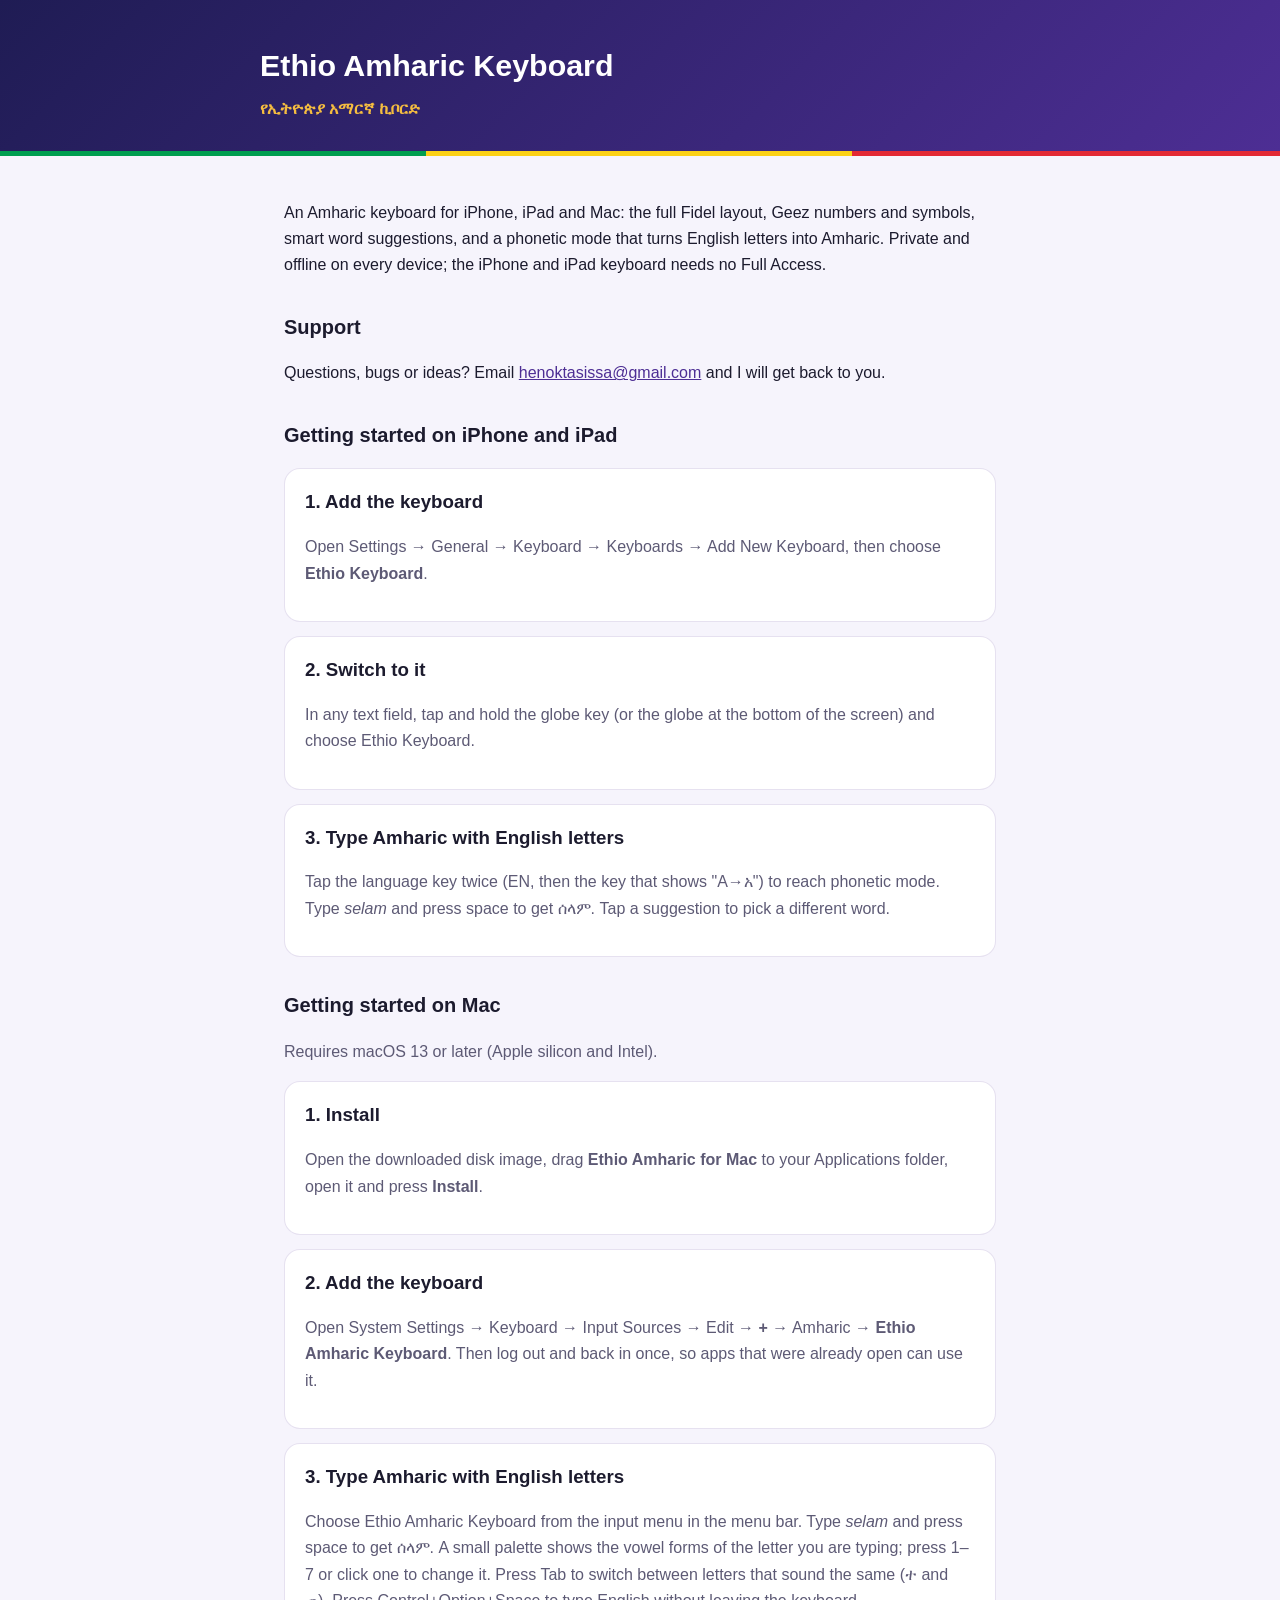
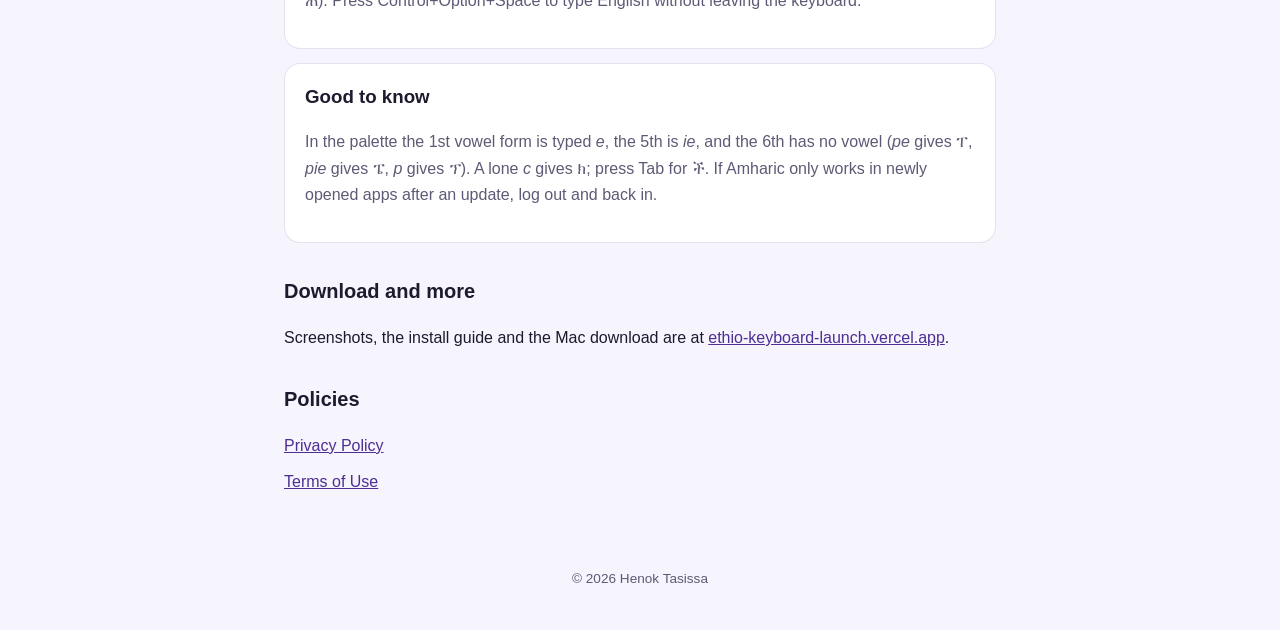
<file: index.html>
<!doctype html>
<html lang="en">
<head>
  <meta charset="utf-8">
  <meta name="viewport" content="width=device-width, initial-scale=1">
  <title>Ethio Amharic Keyboard – Support</title>
  <link rel="stylesheet" href="style.css">
</head>
<body>
  <header><div class="inner">
    <h1>Ethio Amharic Keyboard</h1>
    <p>የኢትዮጵያ አማርኛ ኪቦርድ</p>
  </div></header>
  <div class="stripe"></div>
  <main>
    <p>An Amharic keyboard for iPhone, iPad and Mac: the full Fidel layout, Geez numbers and symbols, smart word suggestions, and a phonetic mode that turns English letters into Amharic. Private and offline on every device; the iPhone and iPad keyboard needs no Full Access.</p>

    <h2>Support</h2>
    <p>Questions, bugs or ideas? Email <a href="mailto:henoktasissa@gmail.com">henoktasissa@gmail.com</a> and I will get back to you.</p>

    <h2>Getting started on iPhone and iPad</h2>
    <div class="card">
      <h3>1. Add the keyboard</h3>
      <p class="muted">Open Settings &rarr; General &rarr; Keyboard &rarr; Keyboards &rarr; Add New Keyboard, then choose <strong>Ethio Keyboard</strong>.</p>
    </div>
    <div class="card">
      <h3>2. Switch to it</h3>
      <p class="muted">In any text field, tap and hold the globe key (or the globe at the bottom of the screen) and choose Ethio Keyboard.</p>
    </div>
    <div class="card">
      <h3>3. Type Amharic with English letters</h3>
      <p class="muted">Tap the language key twice (EN, then the key that shows "A&rarr;አ") to reach phonetic mode. Type <em>selam</em> and press space to get ሰላም. Tap a suggestion to pick a different word.</p>
    </div>

    <h2>Getting started on Mac</h2>
    <p class="muted">Requires macOS 13 or later (Apple silicon and Intel).</p>
    <div class="card">
      <h3>1. Install</h3>
      <p class="muted">Open the downloaded disk image, drag <strong>Ethio Amharic for Mac</strong> to your Applications folder, open it and press <strong>Install</strong>.</p>
    </div>
    <div class="card">
      <h3>2. Add the keyboard</h3>
      <p class="muted">Open System Settings &rarr; Keyboard &rarr; Input Sources &rarr; Edit &rarr; <strong>+</strong> &rarr; Amharic &rarr; <strong>Ethio Amharic Keyboard</strong>. Then log out and back in once, so apps that were already open can use it.</p>
    </div>
    <div class="card">
      <h3>3. Type Amharic with English letters</h3>
      <p class="muted">Choose Ethio Amharic Keyboard from the input menu in the menu bar. Type <em>selam</em> and press space to get ሰላም. A small palette shows the vowel forms of the letter you are typing; press 1&ndash;7 or click one to change it. Press Tab to switch between letters that sound the same (ተ and ጠ). Press Control+Option+Space to type English without leaving the keyboard.</p>
    </div>
    <div class="card">
      <h3>Good to know</h3>
      <p class="muted">In the palette the 1st vowel form is typed <em>e</em>, the 5th is <em>ie</em>, and the 6th has no vowel (<em>pe</em> gives ፐ, <em>pie</em> gives ፔ, <em>p</em> gives ፕ). A lone <em>c</em> gives ክ; press Tab for ች. If Amharic only works in newly opened apps after an update, log out and back in.</p>
    </div>

    <h2>Download and more</h2>
    <p>Screenshots, the install guide and the Mac download are at <a href="https://ethio-keyboard-launch.vercel.app">ethio-keyboard-launch.vercel.app</a>.</p>

    <h2>Policies</h2>
    <ul class="links">
      <li><a href="privacy-policy.html">Privacy Policy</a></li>
      <li><a href="terms-of-use.html">Terms of Use</a></li>
    </ul>
  </main>
  <footer>&copy; 2026 Henok Tasissa</footer>
</body>
</html>
</file>
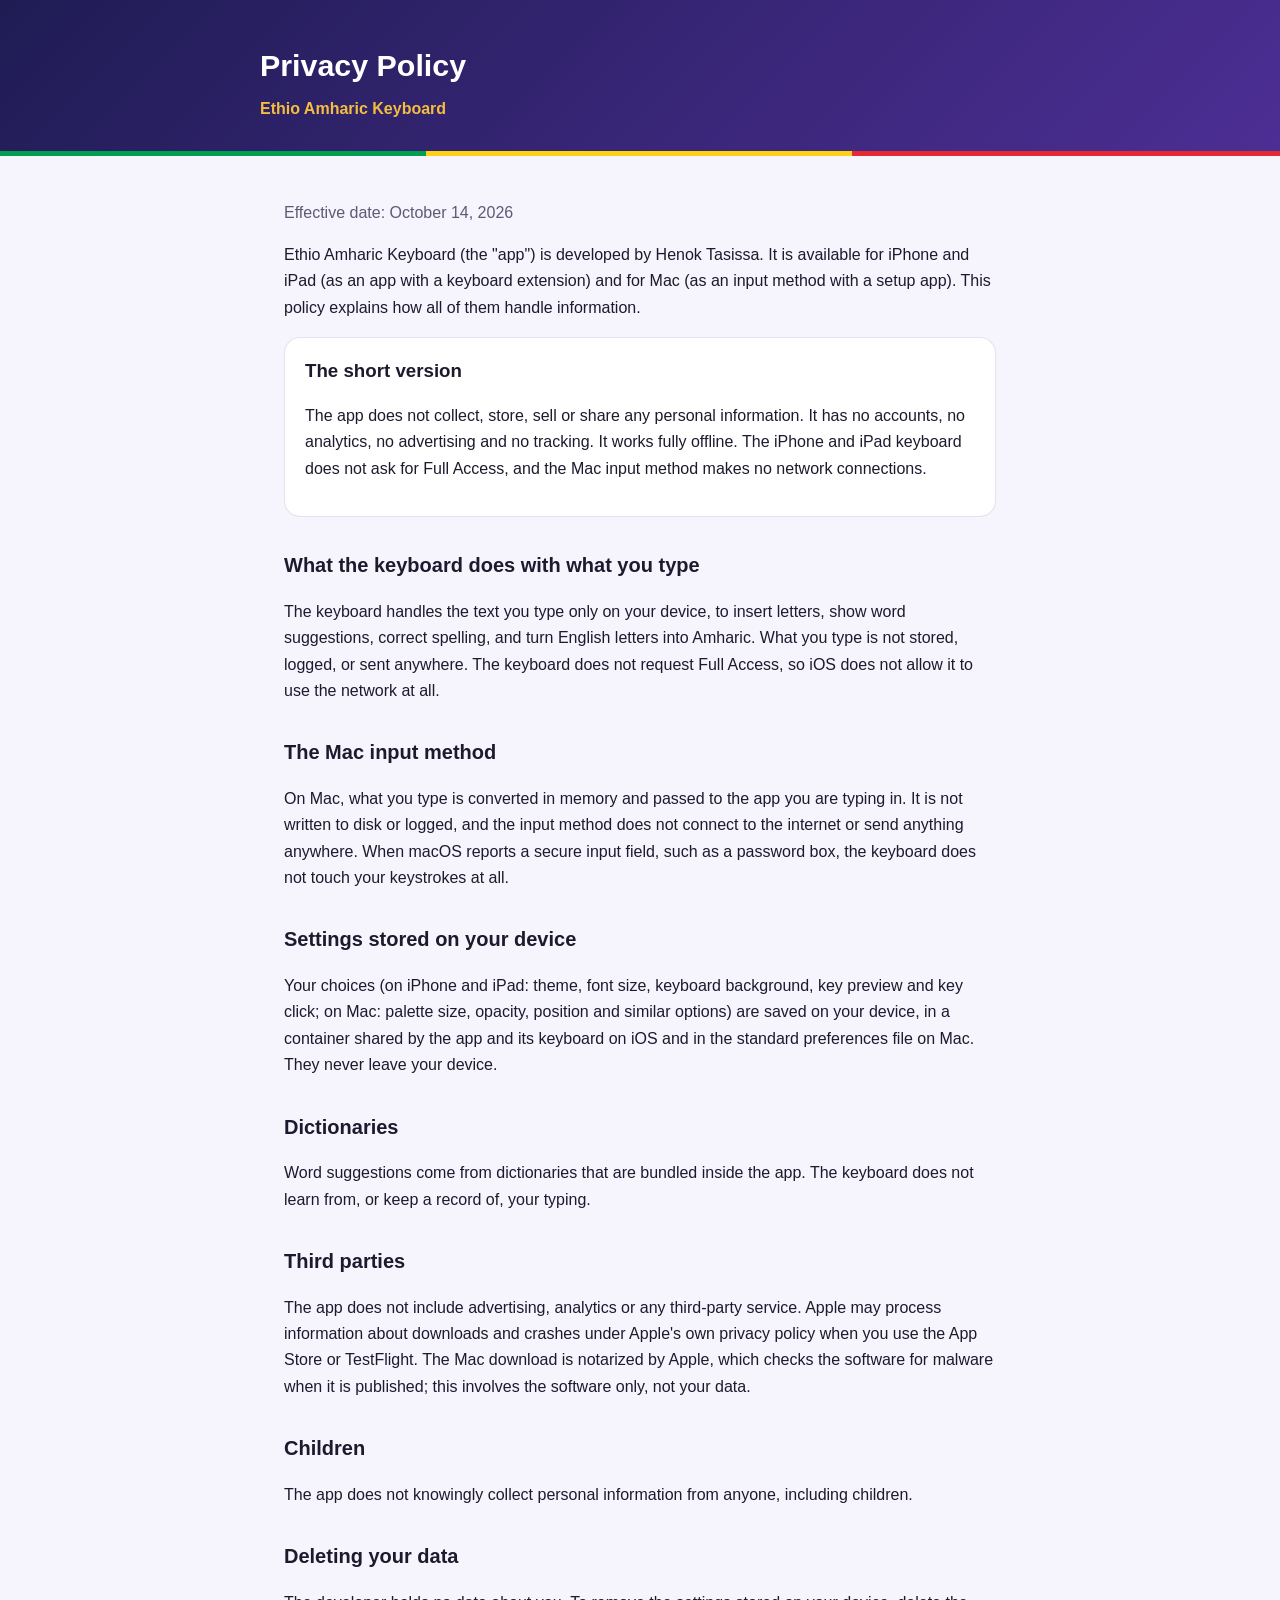
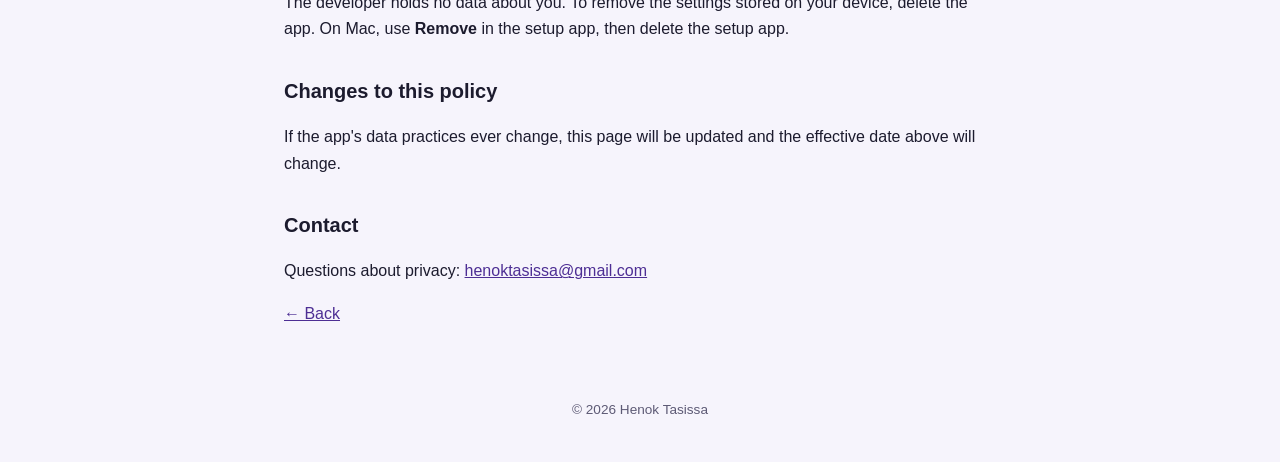
<file: privacy-policy.html>
<!doctype html>
<html lang="en">
<head>
  <meta charset="utf-8">
  <meta name="viewport" content="width=device-width, initial-scale=1">
  <title>Privacy Policy – Ethio Amharic Keyboard</title>
  <link rel="stylesheet" href="style.css">
</head>
<body>
  <header><div class="inner">
    <h1>Privacy Policy</h1>
    <p>Ethio Amharic Keyboard</p>
  </div></header>
  <div class="stripe"></div>
  <main>
    <p class="muted">Effective date: October 14, 2026</p>
    <p>Ethio Amharic Keyboard (the "app") is developed by Henok Tasissa. It is available for iPhone and iPad (as an app with a keyboard extension) and for Mac (as an input method with a setup app). This policy explains how all of them handle information.</p>

    <div class="card">
      <h3>The short version</h3>
      <p>The app does not collect, store, sell or share any personal information. It has no accounts, no analytics, no advertising and no tracking. It works fully offline. The iPhone and iPad keyboard does not ask for Full Access, and the Mac input method makes no network connections.</p>
    </div>

    <h2>What the keyboard does with what you type</h2>
    <p>The keyboard handles the text you type only on your device, to insert letters, show word suggestions, correct spelling, and turn English letters into Amharic. What you type is not stored, logged, or sent anywhere. The keyboard does not request Full Access, so iOS does not allow it to use the network at all.</p>

    <h2>The Mac input method</h2>
    <p>On Mac, what you type is converted in memory and passed to the app you are typing in. It is not written to disk or logged, and the input method does not connect to the internet or send anything anywhere. When macOS reports a secure input field, such as a password box, the keyboard does not touch your keystrokes at all.</p>

    <h2>Settings stored on your device</h2>
    <p>Your choices (on iPhone and iPad: theme, font size, keyboard background, key preview and key click; on Mac: palette size, opacity, position and similar options) are saved on your device, in a container shared by the app and its keyboard on iOS and in the standard preferences file on Mac. They never leave your device.</p>

    <h2>Dictionaries</h2>
    <p>Word suggestions come from dictionaries that are bundled inside the app. The keyboard does not learn from, or keep a record of, your typing.</p>

    <h2>Third parties</h2>
    <p>The app does not include advertising, analytics or any third-party service. Apple may process information about downloads and crashes under Apple's own privacy policy when you use the App Store or TestFlight. The Mac download is notarized by Apple, which checks the software for malware when it is published; this involves the software only, not your data.</p>

    <h2>Children</h2>
    <p>The app does not knowingly collect personal information from anyone, including children.</p>

    <h2>Deleting your data</h2>
    <p>The developer holds no data about you. To remove the settings stored on your device, delete the app. On Mac, use <strong>Remove</strong> in the setup app, then delete the setup app.</p>

    <h2>Changes to this policy</h2>
    <p>If the app's data practices ever change, this page will be updated and the effective date above will change.</p>

    <h2>Contact</h2>
    <p>Questions about privacy: <a href="mailto:henoktasissa@gmail.com">henoktasissa@gmail.com</a></p>

    <p><a href="./">&larr; Back</a></p>
  </main>
  <footer>&copy; 2026 Henok Tasissa</footer>
</body>
</html>
</file>
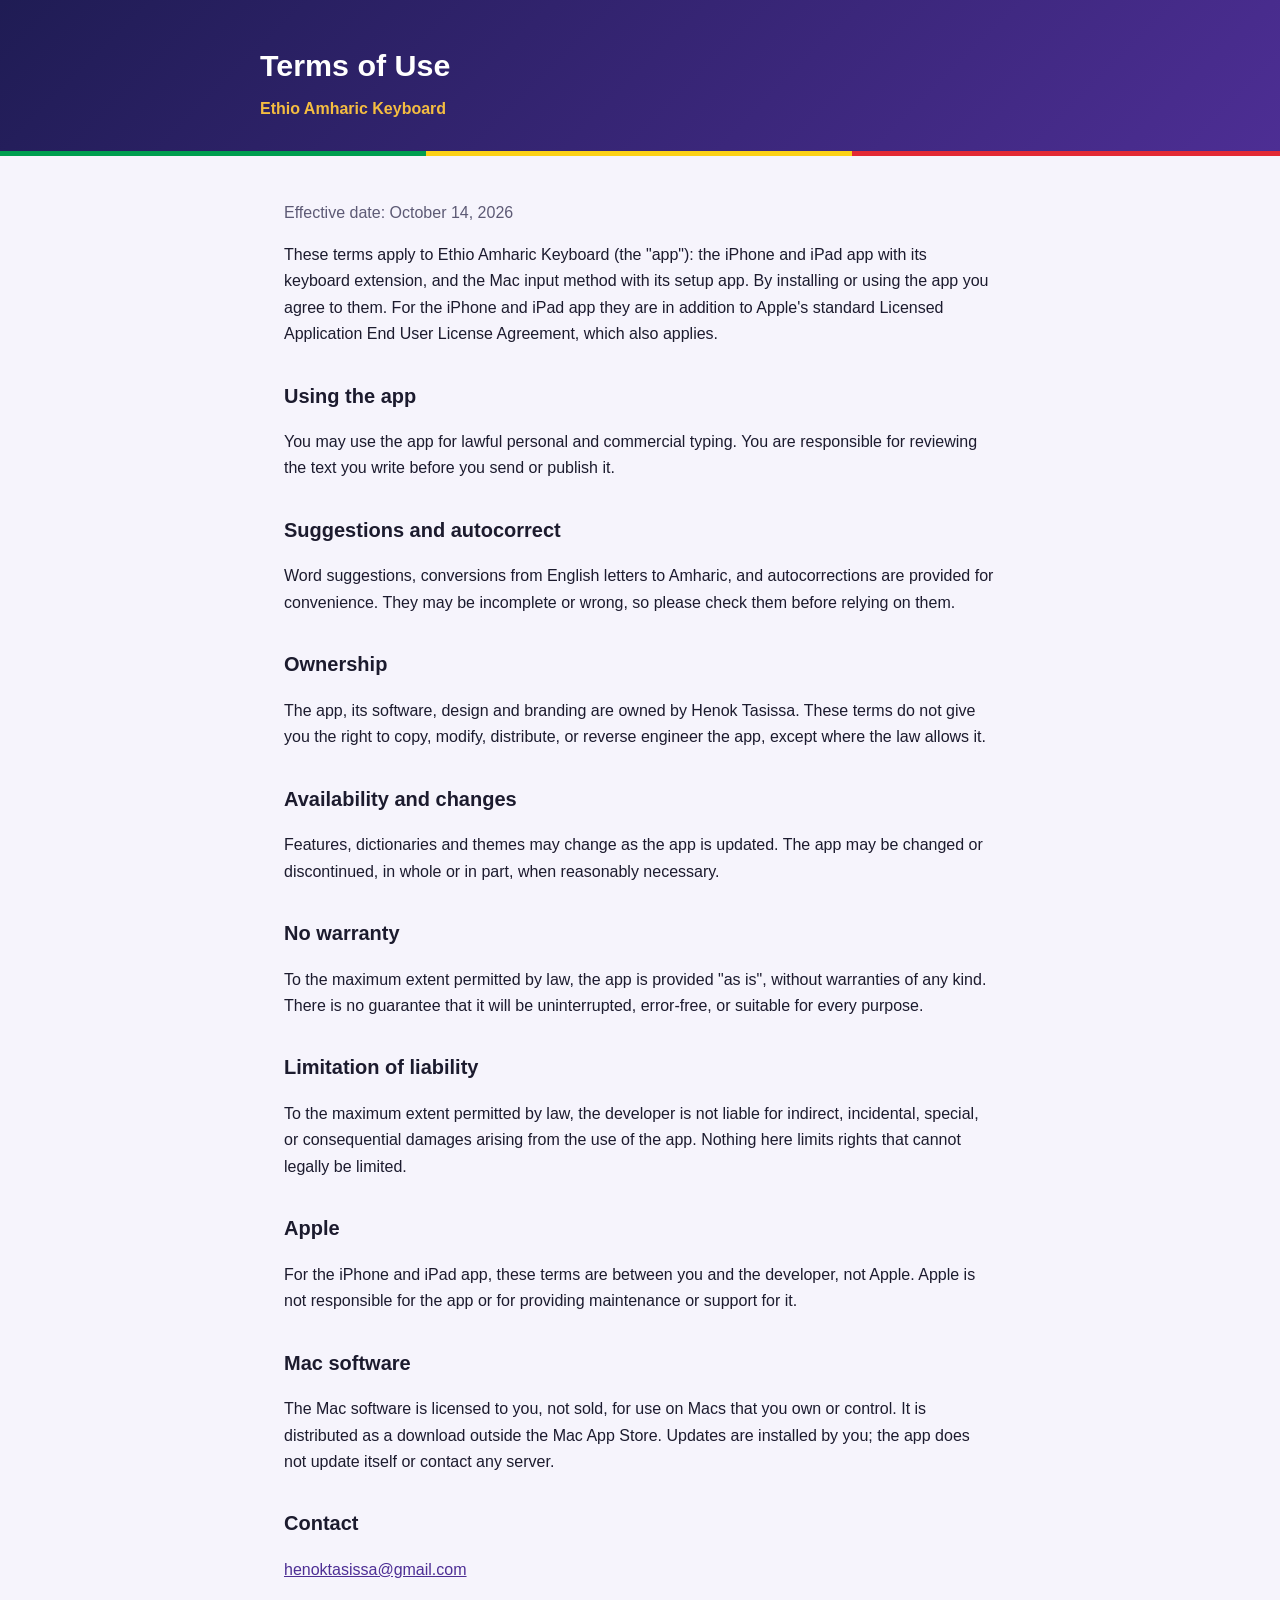
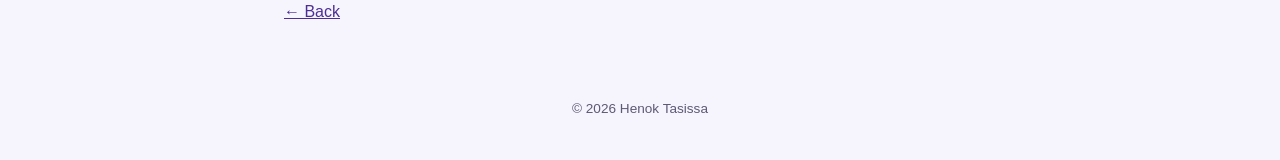
<file: terms-of-use.html>
<!doctype html>
<html lang="en">
<head>
  <meta charset="utf-8">
  <meta name="viewport" content="width=device-width, initial-scale=1">
  <title>Terms of Use – Ethio Amharic Keyboard</title>
  <link rel="stylesheet" href="style.css">
</head>
<body>
  <header><div class="inner">
    <h1>Terms of Use</h1>
    <p>Ethio Amharic Keyboard</p>
  </div></header>
  <div class="stripe"></div>
  <main>
    <p class="muted">Effective date: October 14, 2026</p>
    <p>These terms apply to Ethio Amharic Keyboard (the "app"): the iPhone and iPad app with its keyboard extension, and the Mac input method with its setup app. By installing or using the app you agree to them. For the iPhone and iPad app they are in addition to Apple's standard Licensed Application End User License Agreement, which also applies.</p>

    <h2>Using the app</h2>
    <p>You may use the app for lawful personal and commercial typing. You are responsible for reviewing the text you write before you send or publish it.</p>

    <h2>Suggestions and autocorrect</h2>
    <p>Word suggestions, conversions from English letters to Amharic, and autocorrections are provided for convenience. They may be incomplete or wrong, so please check them before relying on them.</p>

    <h2>Ownership</h2>
    <p>The app, its software, design and branding are owned by Henok Tasissa. These terms do not give you the right to copy, modify, distribute, or reverse engineer the app, except where the law allows it.</p>

    <h2>Availability and changes</h2>
    <p>Features, dictionaries and themes may change as the app is updated. The app may be changed or discontinued, in whole or in part, when reasonably necessary.</p>

    <h2>No warranty</h2>
    <p>To the maximum extent permitted by law, the app is provided "as is", without warranties of any kind. There is no guarantee that it will be uninterrupted, error-free, or suitable for every purpose.</p>

    <h2>Limitation of liability</h2>
    <p>To the maximum extent permitted by law, the developer is not liable for indirect, incidental, special, or consequential damages arising from the use of the app. Nothing here limits rights that cannot legally be limited.</p>

    <h2>Apple</h2>
    <p>For the iPhone and iPad app, these terms are between you and the developer, not Apple. Apple is not responsible for the app or for providing maintenance or support for it.</p>

    <h2>Mac software</h2>
    <p>The Mac software is licensed to you, not sold, for use on Macs that you own or control. It is distributed as a download outside the Mac App Store. Updates are installed by you; the app does not update itself or contact any server.</p>

    <h2>Contact</h2>
    <p><a href="mailto:henoktasissa@gmail.com">henoktasissa@gmail.com</a></p>

    <p><a href="./">&larr; Back</a></p>
  </main>
  <footer>&copy; 2026 Henok Tasissa</footer>
</body>
</html>
</file>
<file: style.css>
:root {
  color-scheme: light dark;
  --indigo: #1f1c54;
  --purple: #4d2e94;
  --gold: #f5bd40;
  --bg: #f6f4fc;
  --card: #ffffff;
  --text: #1c1b2e;
  --muted: #5d5a75;
  --line: rgba(77, 46, 148, 0.14);
  --link: #4d2e94;
}
@media (prefers-color-scheme: dark) {
  :root {
    --bg: #0f0d29;
    --card: #211e4a;
    --text: #f1effa;
    --muted: #b4b0d0;
    --line: rgba(255, 255, 255, 0.12);
    --link: #f5bd40;
  }
}
* { box-sizing: border-box; }
body {
  margin: 0;
  background: var(--bg);
  color: var(--text);
  font-family: -apple-system, BlinkMacSystemFont, "Segoe UI", Roboto, "Noto Sans Ethiopic", sans-serif;
  line-height: 1.65;
}
header {
  background: linear-gradient(135deg, var(--indigo), var(--purple));
  color: #fff;
  padding: 40px 24px 28px;
}
header .inner, main { max-width: 760px; margin: 0 auto; }
header h1 { margin: 0 0 6px; font-size: 1.9rem; }
header p { margin: 0; color: var(--gold); font-weight: 600; }
.stripe { height: 5px; background: linear-gradient(90deg, #009e4f 0 33.3%, #fcd116 33.3% 66.6%, #e32934 66.6%); }
main { padding: 28px 24px 56px; }
h2 { margin-top: 2rem; font-size: 1.25rem; }
a { color: var(--link); }
.card {
  background: var(--card);
  border: 1px solid var(--line);
  border-radius: 16px;
  padding: 18px 20px;
  margin: 14px 0;
}
.card h3 { margin: 0 0 4px; }
.muted { color: var(--muted); }
ul.links { list-style: none; padding: 0; }
ul.links li { margin: 10px 0; }
footer { text-align: center; color: var(--muted); font-size: 0.85rem; padding: 0 24px 40px; }
</file>
